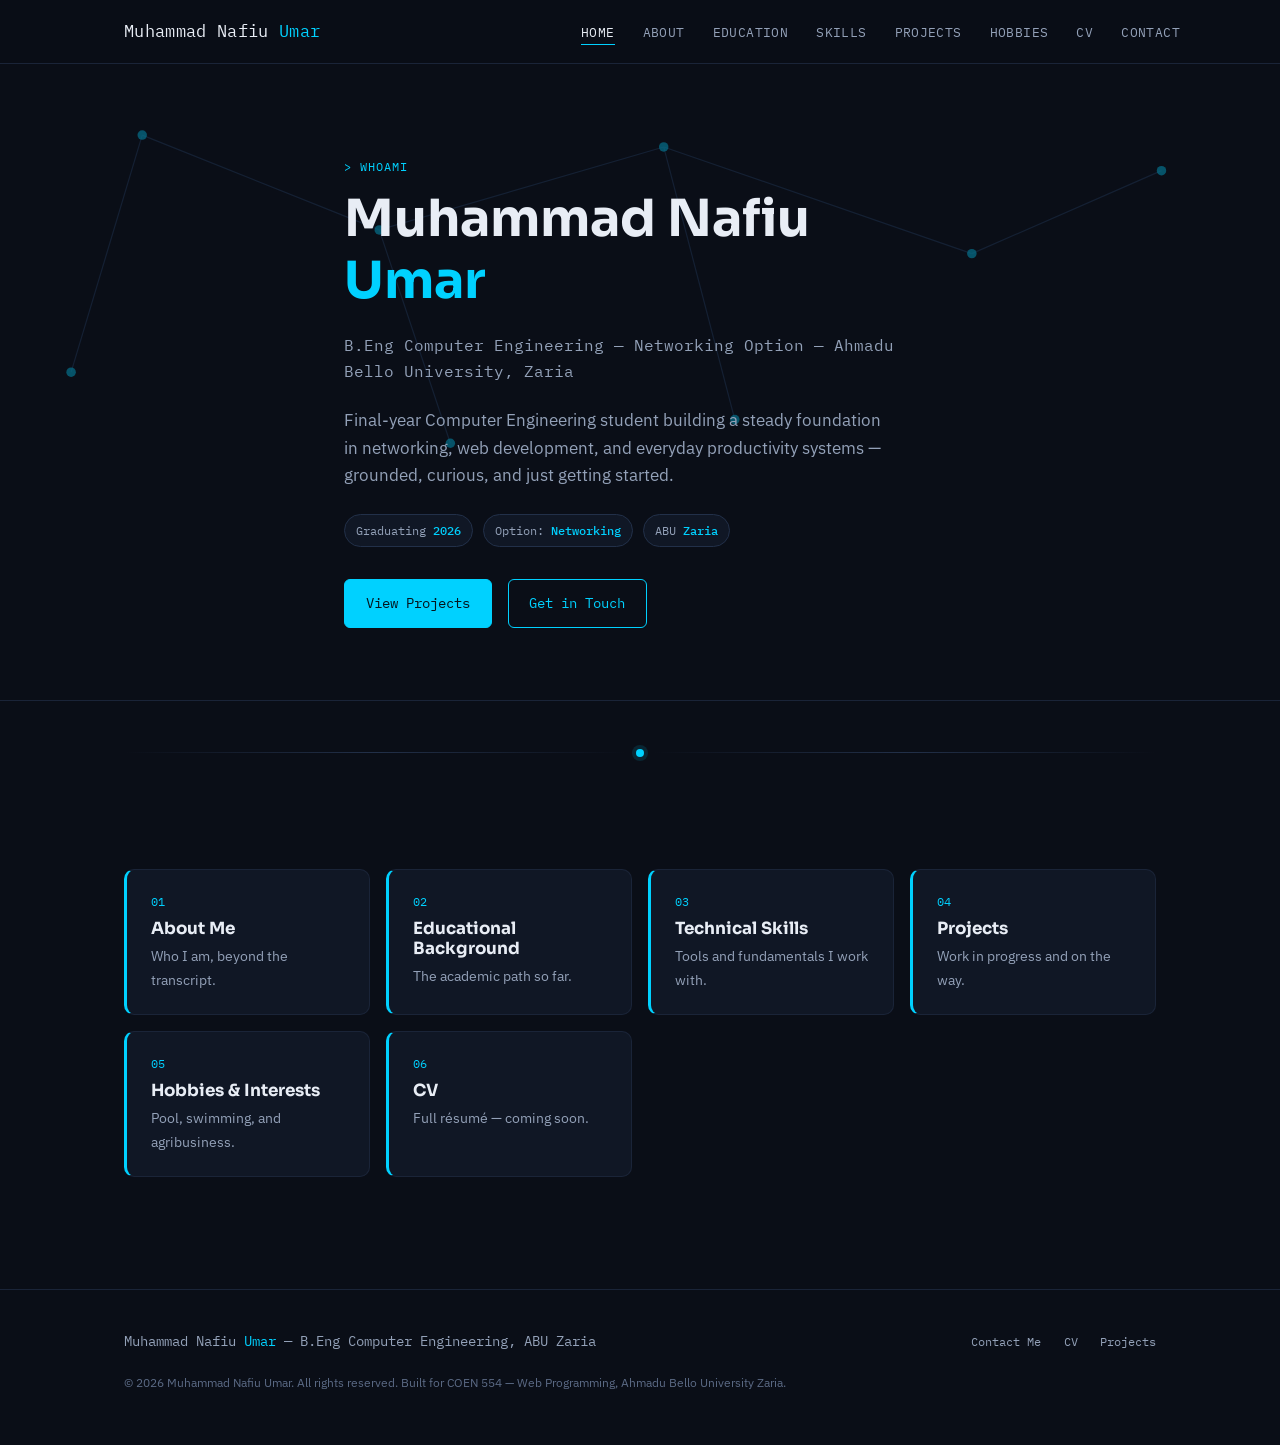
<file: index.html>
<!doctype html>
<html lang="en">
  <head>
    <meta charset="UTF-8" />
    <meta name="viewport" content="width=device-width, initial-scale=1.0" />
    <link rel="icon" type="image/png" href="assets/images/favicon.png" />
    <title>Muhammad Nafiu Umar — Portfolio</title>
    <meta
      name="description"
      content="Personal portfolio of Muhammad Nafiu Umar, B.Eng Computer Engineering student at ABU Zaria."
    />
    <link rel="preconnect" href="https://fonts.googleapis.com" />
    <link
      href="https://fonts.googleapis.com/css2?family=Sora:wght@400;600;700&family=IBM+Plex+Sans:wght@400;500;600&family=IBM+Plex+Mono:wght@400;500&display=swap"
      rel="stylesheet"
    />
    <link rel="stylesheet" href="assets/css/style.css" />
    <script type="application/ld+json">
      {
        "@context": "https://schema.org",
        "@type": "Person",
        "name": "Muhammad Nafiu Umar",
        "alternateName": "Mancii",
        "email": "mailto:muhammadnafiu556@gmail.com",
        "jobTitle": "Computer Engineering Student",
        "description": "Final-year B.Eng Computer Engineering student (Networking Option) at Ahmadu Bello University, Zaria.",
        "alumniOf": {
          "@type": "CollegeOrUniversity",
          "name": "Ahmadu Bello University, Zaria"
        },
        "knowsAbout": [
          "Computer Networking",
          "Web Development",
          "Productivity Tools",
          "Programming Fundamentals"
        ]
      }
    </script>
  </head>
  <body>
    <header class="site-header">
      <div class="wrap nav-bar">
        <a href="index.html" class="brand">Muhammad Nafiu <span>Umar</span></a>
        <input type="checkbox" id="nav-toggle" class="nav-toggle-input" />
        <label
          for="nav-toggle"
          class="nav-toggle-label"
          aria-label="Toggle navigation"
        >
          <span class="bar"></span><span class="bar"></span
          ><span class="bar"></span>
        </label>
        <nav class="main-nav" aria-label="Primary">
          <ul>
            <li>
              <a href="index.html" class="active" aria-current="page">Home</a>
            </li>
            <li><a href="about.html">About</a></li>
            <li><a href="education.html">Education</a></li>
            <li><a href="skills.html">Skills</a></li>
            <li><a href="projects.html">Projects</a></li>
            <li><a href="hobbies.html">Hobbies</a></li>
            <li><a href="cv.html" target="_blank" rel="noopener">CV</a></li>
            <li><a href="contact.html">Contact</a></li>
          </ul>
        </nav>
      </div>
    </header>
    <section class="hero">
      <svg
        class="net-bg"
        viewBox="0 0 1080 400"
        preserveAspectRatio="xMidYMid slice"
        aria-hidden="true"
      >
        <g stroke="#1f3350" stroke-width="1">
          <line x1="120" y1="60" x2="320" y2="140" />
          <line x1="320" y1="140" x2="560" y2="70" />
          <line x1="560" y1="70" x2="820" y2="160" />
          <line x1="320" y1="140" x2="380" y2="320" />
          <line x1="820" y1="160" x2="980" y2="90" />
          <line x1="560" y1="70" x2="620" y2="300" />
          <line x1="120" y1="60" x2="60" y2="260" />
        </g>
        <g fill="#00d1ff" opacity="0.7">
          <circle cx="120" cy="60" r="4" />
          <circle cx="320" cy="140" r="4" />
          <circle cx="560" cy="70" r="4" />
          <circle cx="820" cy="160" r="4" />
          <circle cx="380" cy="320" r="4" />
          <circle cx="980" cy="90" r="4" />
          <circle cx="620" cy="300" r="4" />
          <circle cx="60" cy="260" r="4" />
        </g>
      </svg>
      <div class="wrap hero-content">
        <span class="eyebrow">&gt; whoami</span>
        <h1>Muhammad Nafiu <span class="accent">Umar</span></h1>
        <p class="role">
          B.Eng Computer Engineering — Networking Option — Ahmadu Bello
          University, Zaria
        </p>
        <p class="lede">
          Final-year Computer Engineering student building a steady foundation
          in networking, web development, and everyday productivity systems —
          grounded, curious, and just getting started.
        </p>
        <div class="badge-row">
          <span class="badge">Graduating <strong>2026</strong></span>
          <span class="badge">Option: <strong>Networking</strong></span>
          <span class="badge">ABU <strong>Zaria</strong></span>
        </div>
        <div class="btn-row">
          <a href="projects.html" class="btn btn-primary">View Projects</a>
          <a href="contact.html" class="btn btn-ghost">Get in Touch</a>
        </div>
      </div>
    </section>

    <section class="wrap">
      <div class="node-rule"><span></span></div>
      <div class="quick-grid">
        <a class="quick-card" href="about.html">
          <span class="tag">01</span>
          <h3>About Me</h3>
          <p>Who I am, beyond the transcript.</p>
        </a>
        <a class="quick-card" href="education.html">
          <span class="tag">02</span>
          <h3>Educational Background</h3>
          <p>The academic path so far.</p>
        </a>
        <a class="quick-card" href="skills.html">
          <span class="tag">03</span>
          <h3>Technical Skills</h3>
          <p>Tools and fundamentals I work with.</p>
        </a>
        <a class="quick-card" href="projects.html">
          <span class="tag">04</span>
          <h3>Projects</h3>
          <p>Work in progress and on the way.</p>
        </a>
        <a class="quick-card" href="hobbies.html">
          <span class="tag">05</span>
          <h3>Hobbies &amp; Interests</h3>
          <p>Pool, swimming, and agribusiness.</p>
        </a>
        <a class="quick-card" href="cv.html" target="_blank" rel="noopener">
          <span class="tag">06</span>
          <h3>CV</h3>
          <p>Full résumé — coming soon.</p>
        </a>
      </div>
    </section>
    <footer class="site-footer">
      <div class="wrap">
        <div class="footer-grid">
          <div class="fbrand">
            Muhammad Nafiu <span>Umar</span> — B.Eng Computer Engineering, ABU
            Zaria
          </div>
          <nav class="footer-links" aria-label="Footer">
            <a href="contact.html">Contact Me</a>
            <a href="cv.html" target="_blank" rel="noopener">CV</a>
            <a href="projects.html">Projects</a>
          </nav>
        </div>
        <p class="footer-copy">
          &copy; 2026 Muhammad Nafiu Umar. All rights reserved. Built for COEN
          554 — Web Programming, Ahmadu Bello University Zaria.
        </p>
      </div>
    </footer>
  </body>
</html>
</file>
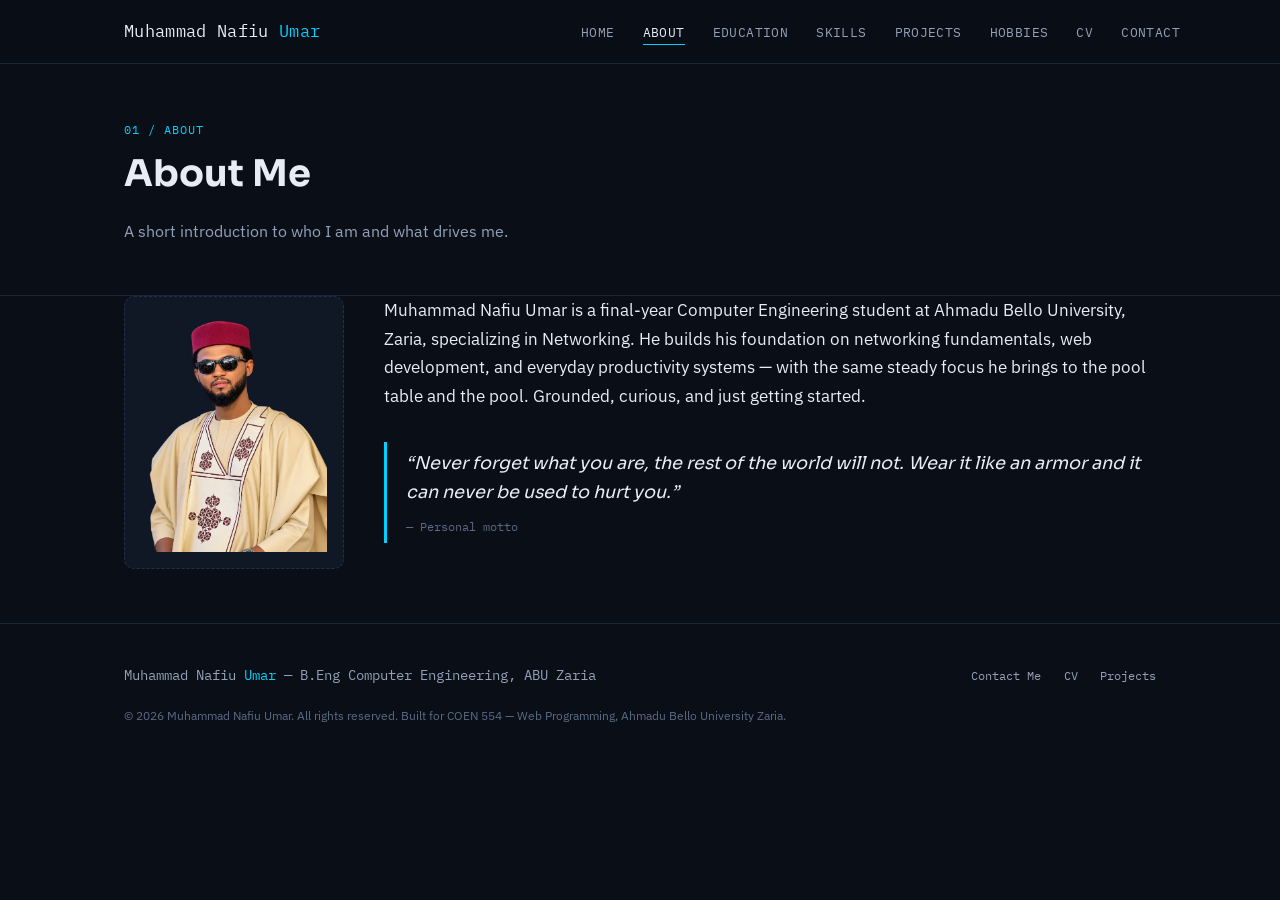
<file: about.html>
<!doctype html>
<html lang="en">
  <head>
    <meta charset="UTF-8" />
    <meta name="viewport" content="width=device-width, initial-scale=1.0" />
    <link rel="icon" type="image/png" href="assets/images/favicon.png" />
    <title>About Me — Muhammad Nafiu Umar</title>
    <meta
      name="description"
      content="About Muhammad Nafiu Umar, Computer Engineering student at ABU Zaria."
    />
    <link rel="preconnect" href="https://fonts.googleapis.com" />
    <link
      href="https://fonts.googleapis.com/css2?family=Sora:wght@400;600;700&family=IBM+Plex+Sans:wght@400;500;600&family=IBM+Plex+Mono:wght@400;500&display=swap"
      rel="stylesheet"
    />
    <link rel="stylesheet" href="assets/css/style.css" />
    <script type="application/ld+json">
      {
        "@context": "https://schema.org",
        "@type": "Person",
        "name": "Muhammad Nafiu Umar",
        "alternateName": "Mancii",
        "email": "mailto:muhammadnafiu556@gmail.com",
        "jobTitle": "Computer Engineering Student",
        "description": "Final-year B.Eng Computer Engineering student (Networking Option) at Ahmadu Bello University, Zaria.",
        "alumniOf": {
          "@type": "CollegeOrUniversity",
          "name": "Ahmadu Bello University, Zaria"
        },
        "knowsAbout": [
          "Computer Networking",
          "Web Development",
          "Productivity Tools",
          "Programming Fundamentals"
        ]
      }
    </script>
  </head>
  <body>
    <header class="site-header">
      <div class="wrap nav-bar">
        <a href="index.html" class="brand">Muhammad Nafiu <span>Umar</span></a>
        <input type="checkbox" id="nav-toggle" class="nav-toggle-input" />
        <label
          for="nav-toggle"
          class="nav-toggle-label"
          aria-label="Toggle navigation"
        >
          <span class="bar"></span><span class="bar"></span
          ><span class="bar"></span>
        </label>
        <nav class="main-nav" aria-label="Primary">
          <ul>
            <li><a href="index.html">Home</a></li>
            <li>
              <a href="about.html" class="active" aria-current="page">About</a>
            </li>
            <li><a href="education.html">Education</a></li>
            <li><a href="skills.html">Skills</a></li>
            <li><a href="projects.html">Projects</a></li>
            <li><a href="hobbies.html">Hobbies</a></li>
            <li><a href="cv.html" target="_blank" rel="noopener">CV</a></li>
            <li><a href="contact.html">Contact</a></li>
          </ul>
        </nav>
      </div>
    </header>
    <section class="page-banner">
      <div class="wrap">
        <span class="eyebrow">01 / About</span>
        <h1>About Me</h1>
        <p class="sub">A short introduction to who I am and what drives me.</p>
      </div>
    </section>
    <section class="wrap">
      <div class="about-layout">
        <div class="avatar-placeholder">
          <img
            src="assets/images/photo.png"
            alt="Muhammad Nafiu Umar"
            class="avatar"
          />
        </div>
        <div>
          <p style="font-size: 1.08rem; color: var(--text)">
            Muhammad Nafiu Umar is a final-year Computer Engineering student at
            Ahmadu Bello University, Zaria, specializing in Networking. He
            builds his foundation on networking fundamentals, web development,
            and everyday productivity systems — with the same steady focus he
            brings to the pool table and the pool. Grounded, curious, and just
            getting started.
          </p>
          <blockquote class="pull-quote">
            &ldquo;Never forget what you are, the rest of the world will not.
            Wear it like an armor and it can never be used to hurt you.&rdquo;
            <cite>— Personal motto</cite>
          </blockquote>
        </div>
      </div>
    </section>
    <footer class="site-footer">
      <div class="wrap">
        <div class="footer-grid">
          <div class="fbrand">
            Muhammad Nafiu <span>Umar</span> — B.Eng Computer Engineering, ABU
            Zaria
          </div>
          <nav class="footer-links" aria-label="Footer">
            <a href="contact.html">Contact Me</a>
            <a href="cv.html" target="_blank" rel="noopener">CV</a>
            <a href="projects.html">Projects</a>
          </nav>
        </div>
        <p class="footer-copy">
          &copy; 2026 Muhammad Nafiu Umar. All rights reserved. Built for COEN
          554 — Web Programming, Ahmadu Bello University Zaria.
        </p>
      </div>
    </footer>
  </body>
</html>
</file>
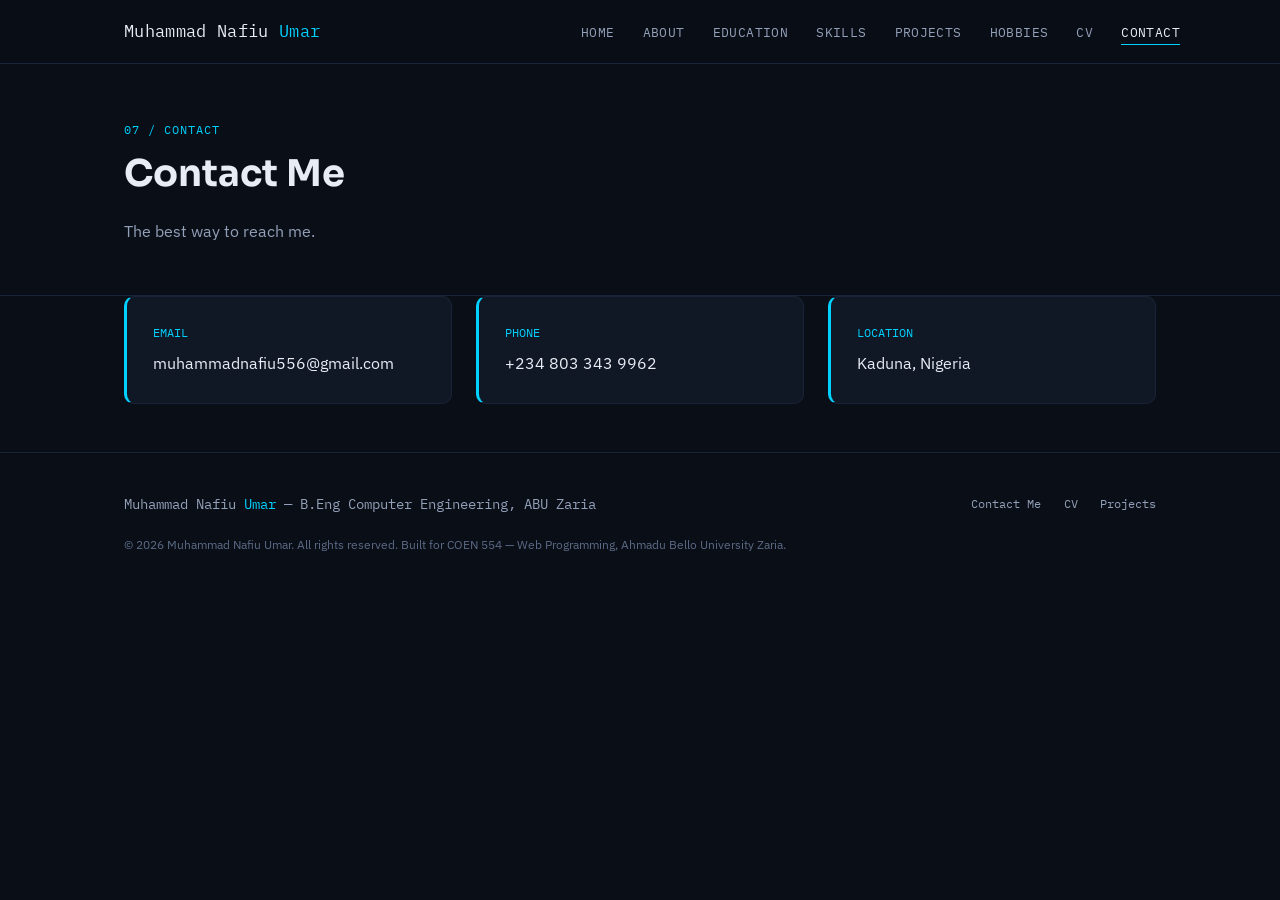
<file: contact.html>
<!doctype html>
<html lang="en">
  <head>
    <meta charset="UTF-8" />
    <meta name="viewport" content="width=device-width, initial-scale=1.0" />
    <link rel="icon" type="image/png" href="assets/images/favicon.png" />
    <title>Contact — Muhammad Nafiu Umar</title>
    <meta
      name="description"
      content="Contact details for Muhammad Nafiu Umar."
    />
    <link rel="preconnect" href="https://fonts.googleapis.com" />
    <link
      href="https://fonts.googleapis.com/css2?family=Sora:wght@400;600;700&family=IBM+Plex+Sans:wght@400;500;600&family=IBM+Plex+Mono:wght@400;500&display=swap"
      rel="stylesheet"
    />
    <link rel="stylesheet" href="assets/css/style.css" />
    <script type="application/ld+json">
      {
        "@context": "https://schema.org",
        "@type": "Person",
        "name": "Muhammad Nafiu Umar",
        "alternateName": "Mancii",
        "email": "mailto:muhammadnafiu556@gmail.com",
        "jobTitle": "Computer Engineering Student",
        "description": "Final-year B.Eng Computer Engineering student (Networking Option) at Ahmadu Bello University, Zaria.",
        "alumniOf": {
          "@type": "CollegeOrUniversity",
          "name": "Ahmadu Bello University, Zaria"
        },
        "knowsAbout": [
          "Computer Networking",
          "Web Development",
          "Productivity Tools",
          "Programming Fundamentals"
        ]
      }
    </script>
  </head>
  <body>
    <header class="site-header">
      <div class="wrap nav-bar">
        <a href="index.html" class="brand">Muhammad Nafiu <span>Umar</span></a>
        <input type="checkbox" id="nav-toggle" class="nav-toggle-input" />
        <label
          for="nav-toggle"
          class="nav-toggle-label"
          aria-label="Toggle navigation"
        >
          <span class="bar"></span><span class="bar"></span
          ><span class="bar"></span>
        </label>
        <nav class="main-nav" aria-label="Primary">
          <ul>
            <li><a href="index.html">Home</a></li>
            <li><a href="about.html">About</a></li>
            <li><a href="education.html">Education</a></li>
            <li><a href="skills.html">Skills</a></li>
            <li><a href="projects.html">Projects</a></li>
            <li><a href="hobbies.html">Hobbies</a></li>
            <li><a href="cv.html" target="_blank" rel="noopener">CV</a></li>
            <li>
              <a href="contact.html" class="active" aria-current="page"
                >Contact</a
              >
            </li>
          </ul>
        </nav>
      </div>
    </header>
    <section class="page-banner">
      <div class="wrap">
        <span class="eyebrow">07 / Contact</span>
        <h1>Contact Me</h1>
        <p class="sub">The best way to reach me.</p>
      </div>
    </section>
    <section class="wrap">
      <div class="contact-panel">
        <div class="contact-card">
          <span class="label">Email</span>
          <a href="mailto:muhammadnafiu556@gmail.com"
            >muhammadnafiu556@gmail.com</a
          >
        </div>
        <div class="contact-card">
          <span class="label">Phone</span>
          <a href="tel:+2348033439962">+234 803 343 9962</a>
        </div>
        <div class="contact-card">
          <span class="label">Location</span>
          <span class="value">Kaduna, Nigeria</span>
        </div>
      </div>
    </section>
    <footer class="site-footer">
      <div class="wrap">
        <div class="footer-grid">
          <div class="fbrand">
            Muhammad Nafiu <span>Umar</span> — B.Eng Computer Engineering, ABU
            Zaria
          </div>
          <nav class="footer-links" aria-label="Footer">
            <a href="contact.html">Contact Me</a>
            <a href="cv.html" target="_blank" rel="noopener">CV</a>
            <a href="projects.html">Projects</a>
          </nav>
        </div>
        <p class="footer-copy">
          &copy; 2026 Muhammad Nafiu Umar. All rights reserved. Built for COEN
          554 — Web Programming, Ahmadu Bello University Zaria.
        </p>
      </div>
    </footer>
  </body>
</html>
</file>
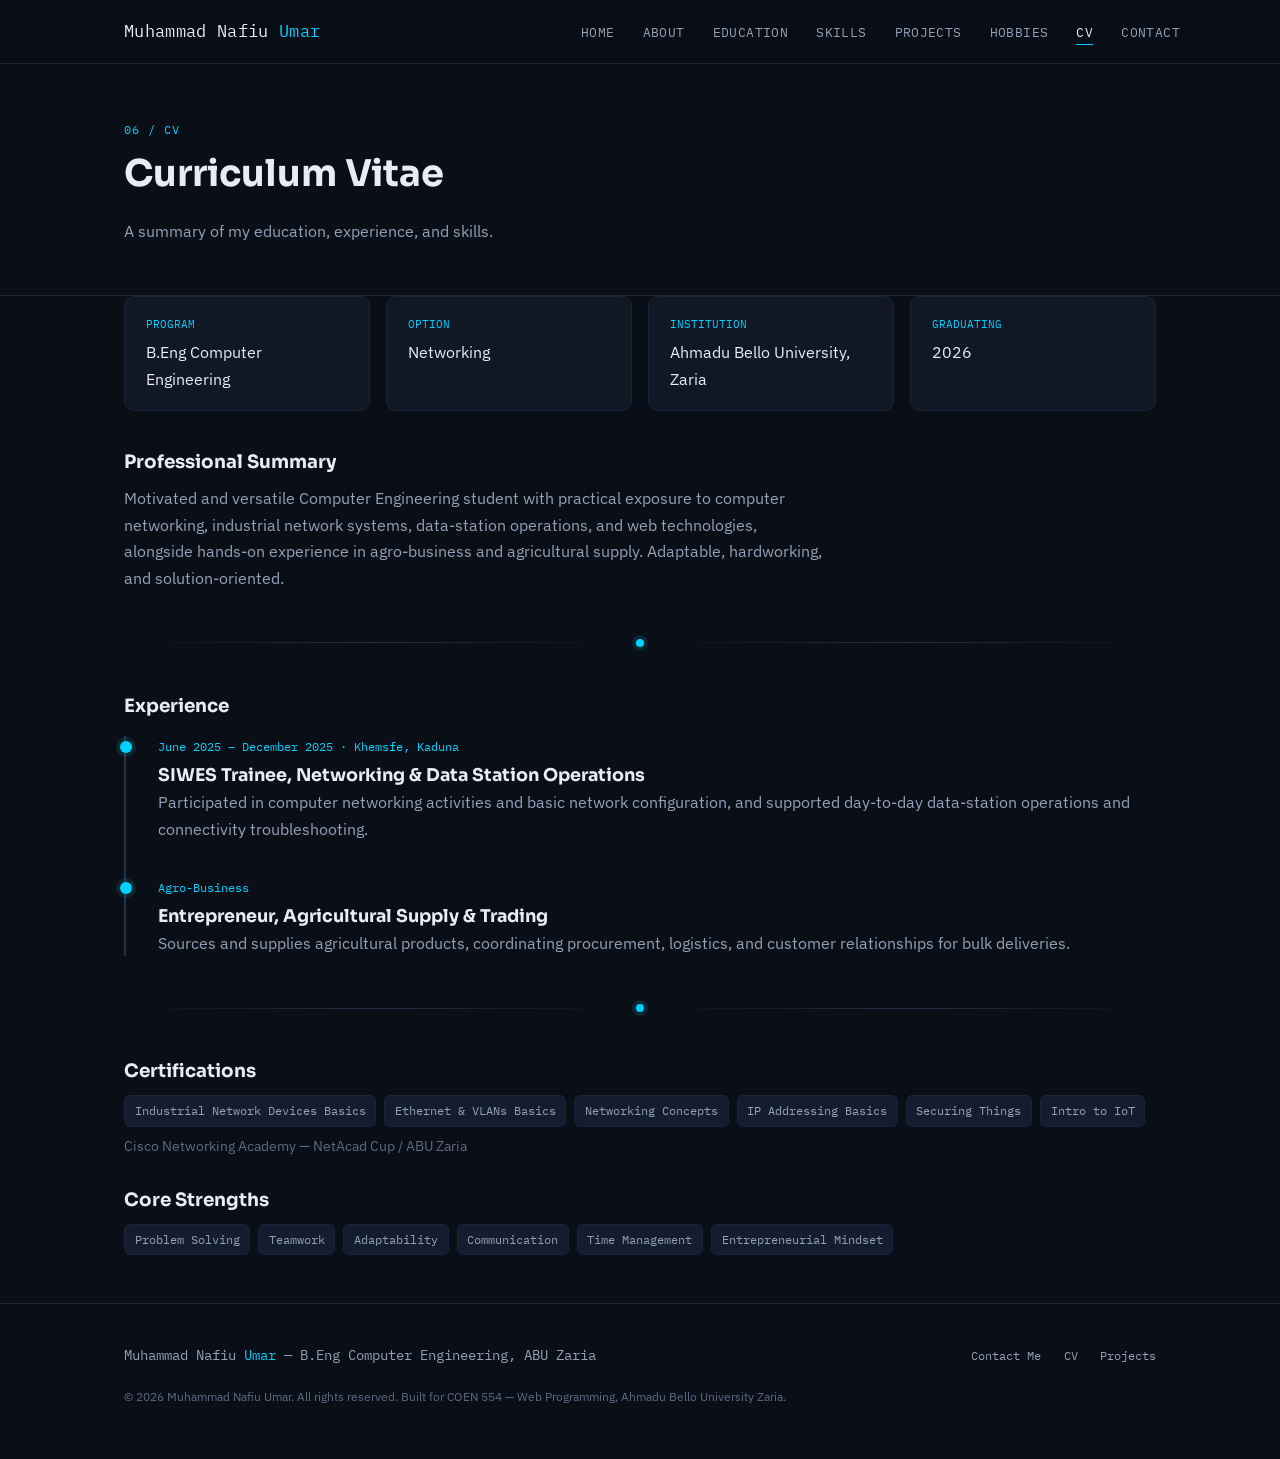
<file: cv.html>
<!doctype html>
<html lang="en">
  <head>
    <meta charset="UTF-8" />
    <meta name="viewport" content="width=device-width, initial-scale=1.0" />
    <link rel="icon" type="image/png" href="assets/images/favicon.png" />
    <title>CV — Muhammad Nafiu Umar</title>
    <meta
      name="description"
      content="Curriculum vitae of Muhammad Nafiu Umar."
    />
    <link rel="preconnect" href="https://fonts.googleapis.com" />
    <link
      href="https://fonts.googleapis.com/css2?family=Sora:wght@400;600;700&family=IBM+Plex+Sans:wght@400;500;600&family=IBM+Plex+Mono:wght@400;500&display=swap"
      rel="stylesheet"
    />
    <link rel="stylesheet" href="assets/css/style.css" />
    <script type="application/ld+json">
      {
        "@context": "https://schema.org",
        "@type": "Person",
        "name": "Muhammad Nafiu Umar",
        "alternateName": "Mancii",
        "email": "mailto:muhammadnafiu556@gmail.com",
        "jobTitle": "Computer Engineering Student",
        "description": "Final-year B.Eng Computer Engineering student (Networking Option) at Ahmadu Bello University, Zaria.",
        "alumniOf": {
          "@type": "CollegeOrUniversity",
          "name": "Ahmadu Bello University, Zaria"
        },
        "knowsAbout": [
          "Computer Networking",
          "Web Development",
          "Productivity Tools",
          "Programming Fundamentals"
        ]
      }
    </script>
  </head>
  <body>
    <header class="site-header">
      <div class="wrap nav-bar">
        <a href="index.html" class="brand">Muhammad Nafiu <span>Umar</span></a>
        <input type="checkbox" id="nav-toggle" class="nav-toggle-input" />
        <label
          for="nav-toggle"
          class="nav-toggle-label"
          aria-label="Toggle navigation"
        >
          <span class="bar"></span><span class="bar"></span
          ><span class="bar"></span>
        </label>
        <nav class="main-nav" aria-label="Primary">
          <ul>
            <li><a href="index.html">Home</a></li>
            <li><a href="about.html">About</a></li>
            <li><a href="education.html">Education</a></li>
            <li><a href="skills.html">Skills</a></li>
            <li><a href="projects.html">Projects</a></li>
            <li><a href="hobbies.html">Hobbies</a></li>
            <li>
              <a
                href="cv.html"
                class="active"
                aria-current="page"
                target="_blank"
                rel="noopener"
                >CV</a
              >
            </li>
            <li><a href="contact.html">Contact</a></li>
          </ul>
        </nav>
      </div>
    </header>
    <section class="page-banner">
      <div class="wrap">
        <span class="eyebrow">06 / CV</span>
        <h1>Curriculum Vitae</h1>
        <p class="sub">A summary of my education, experience, and skills.</p>
      </div>
    </section>
    <section class="wrap">
      <div class="cv-summary">
        <div class="item">
          <span class="label">Program</span>B.Eng Computer Engineering
        </div>
        <div class="item"><span class="label">Option</span>Networking</div>
        <div class="item">
          <span class="label">Institution</span>Ahmadu Bello University, Zaria
        </div>
        <div class="item"><span class="label">Graduating</span>2026</div>
      </div>

      <h2 style="font-size: 1.15rem; margin-bottom: 0.8rem">
        Professional Summary
      </h2>
      <p style="max-width: 70ch">
        Motivated and versatile Computer Engineering student with practical
        exposure to computer networking, industrial network systems,
        data-station operations, and web technologies, alongside hands-on
        experience in agro-business and agricultural supply. Adaptable,
        hardworking, and solution-oriented.
      </p>

      <div class="node-rule"><span></span></div>

      <h2 style="font-size: 1.15rem; margin-bottom: 1.2rem">Experience</h2>
      <div class="timeline">
        <div class="timeline-item">
          <span class="meta"
            >June 2025 &ndash; December 2025 &middot; Khemsfe, Kaduna</span
          >
          <h3>SIWES Trainee, Networking &amp; Data Station Operations</h3>
          <p>
            Participated in computer networking activities and basic network
            configuration, and supported day-to-day data-station operations and
            connectivity troubleshooting.
          </p>
        </div>
        <div class="timeline-item">
          <span class="meta">Agro-Business</span>
          <h3>Entrepreneur, Agricultural Supply &amp; Trading</h3>
          <p>
            Sources and supplies agricultural products, coordinating
            procurement, logistics, and customer relationships for bulk
            deliveries.
          </p>
        </div>
      </div>

      <div class="node-rule"><span></span></div>

      <h2 style="font-size: 1.15rem; margin-bottom: 0.8rem">Certifications</h2>
      <div class="skill-tags" style="margin-bottom: 2rem">
        <span>Industrial Network Devices Basics</span
        ><span>Ethernet &amp; VLANs Basics</span><span>Networking Concepts</span
        ><span>IP Addressing Basics</span><span>Securing Things</span
        ><span>Intro to IoT</span>
      </div>
      <p
        style="
          font-size: 0.85rem;
          color: var(--text-faint);
          margin-top: -1.5rem;
        "
      >
        Cisco Networking Academy &mdash; NetAcad Cup / ABU Zaria
      </p>

      <h2 style="font-size: 1.15rem; margin: 2rem 0 0.8rem">Core Strengths</h2>
      <div class="skill-tags">
        <span>Problem Solving</span><span>Teamwork</span
        ><span>Adaptability</span><span>Communication</span
        ><span>Time Management</span><span>Entrepreneurial Mindset</span>
      </div>
    </section>
    <footer class="site-footer">
      <div class="wrap">
        <div class="footer-grid">
          <div class="fbrand">
            Muhammad Nafiu <span>Umar</span> — B.Eng Computer Engineering, ABU
            Zaria
          </div>
          <nav class="footer-links" aria-label="Footer">
            <a href="contact.html">Contact Me</a>
            <a href="cv.html" target="_blank" rel="noopener">CV</a>
            <a href="projects.html">Projects</a>
          </nav>
        </div>
        <p class="footer-copy">
          &copy; 2026 Muhammad Nafiu Umar. All rights reserved. Built for COEN
          554 — Web Programming, Ahmadu Bello University Zaria.
        </p>
      </div>
    </footer>
  </body>
</html>
</file>
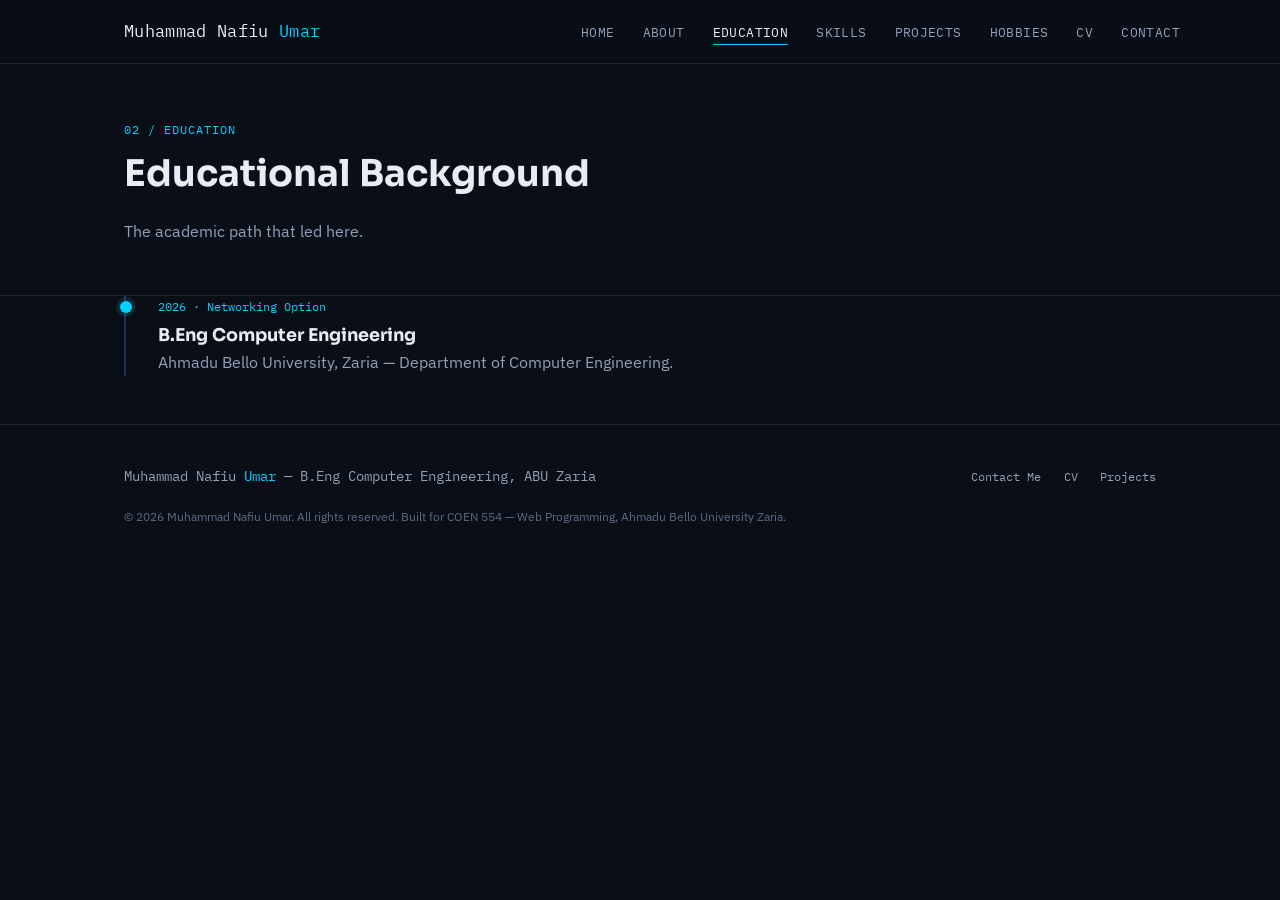
<file: education.html>
<!doctype html>
<html lang="en">
  <head>
    <meta charset="UTF-8" />
    <meta name="viewport" content="width=device-width, initial-scale=1.0" />
    <link rel="icon" type="image/png" href="assets/images/favicon.png" />
    <title>Educational Background — Muhammad Nafiu Umar</title>
    <meta
      name="description"
      content="Educational background of Muhammad Nafiu Umar."
    />
    <link rel="preconnect" href="https://fonts.googleapis.com" />
    <link
      href="https://fonts.googleapis.com/css2?family=Sora:wght@400;600;700&family=IBM+Plex+Sans:wght@400;500;600&family=IBM+Plex+Mono:wght@400;500&display=swap"
      rel="stylesheet"
    />
    <link rel="stylesheet" href="assets/css/style.css" />
    <script type="application/ld+json">
      {
        "@context": "https://schema.org",
        "@type": "Person",
        "name": "Muhammad Nafiu Umar",
        "alternateName": "Mancii",
        "email": "mailto:muhammadnafiu556@gmail.com",
        "jobTitle": "Computer Engineering Student",
        "description": "Final-year B.Eng Computer Engineering student (Networking Option) at Ahmadu Bello University, Zaria.",
        "alumniOf": {
          "@type": "CollegeOrUniversity",
          "name": "Ahmadu Bello University, Zaria"
        },
        "knowsAbout": [
          "Computer Networking",
          "Web Development",
          "Productivity Tools",
          "Programming Fundamentals"
        ]
      }
    </script>
  </head>
  <body>
    <header class="site-header">
      <div class="wrap nav-bar">
        <a href="index.html" class="brand">Muhammad Nafiu <span>Umar</span></a>
        <input type="checkbox" id="nav-toggle" class="nav-toggle-input" />
        <label
          for="nav-toggle"
          class="nav-toggle-label"
          aria-label="Toggle navigation"
        >
          <span class="bar"></span><span class="bar"></span
          ><span class="bar"></span>
        </label>
        <nav class="main-nav" aria-label="Primary">
          <ul>
            <li><a href="index.html">Home</a></li>
            <li><a href="about.html">About</a></li>
            <li>
              <a href="education.html" class="active" aria-current="page"
                >Education</a
              >
            </li>
            <li><a href="skills.html">Skills</a></li>
            <li><a href="projects.html">Projects</a></li>
            <li><a href="hobbies.html">Hobbies</a></li>
            <li><a href="cv.html" target="_blank" rel="noopener">CV</a></li>
            <li><a href="contact.html">Contact</a></li>
          </ul>
        </nav>
      </div>
    </header>
    <section class="page-banner">
      <div class="wrap">
        <span class="eyebrow">02 / Education</span>
        <h1>Educational Background</h1>
        <p class="sub">The academic path that led here.</p>
      </div>
    </section>
    <section class="wrap">
      <div class="timeline">
        <div class="timeline-item">
          <span class="meta">2026 &middot; Networking Option</span>
          <h3>B.Eng Computer Engineering</h3>
          <p>
            Ahmadu Bello University, Zaria &mdash; Department of Computer
            Engineering.
          </p>
        </div>
      </div>
    </section>
    <footer class="site-footer">
      <div class="wrap">
        <div class="footer-grid">
          <div class="fbrand">
            Muhammad Nafiu <span>Umar</span> — B.Eng Computer Engineering, ABU
            Zaria
          </div>
          <nav class="footer-links" aria-label="Footer">
            <a href="contact.html">Contact Me</a>
            <a href="cv.html" target="_blank" rel="noopener">CV</a>
            <a href="projects.html">Projects</a>
          </nav>
        </div>
        <p class="footer-copy">
          &copy; 2026 Muhammad Nafiu Umar. All rights reserved. Built for COEN
          554 — Web Programming, Ahmadu Bello University Zaria.
        </p>
      </div>
    </footer>
  </body>
</html>
</file>
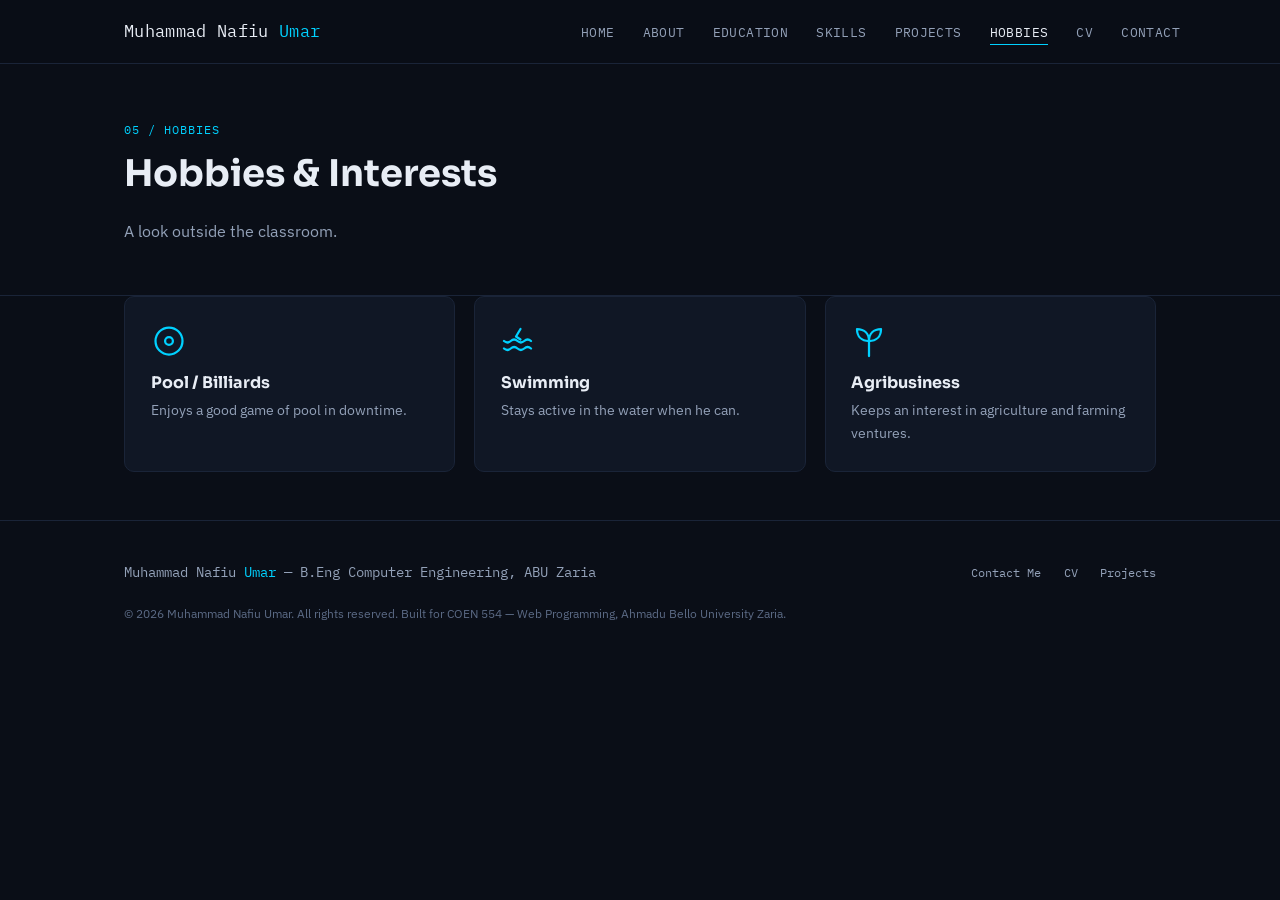
<file: hobbies.html>
<!doctype html>
<html lang="en">
  <head>
    <meta charset="UTF-8" />
    <meta name="viewport" content="width=device-width, initial-scale=1.0" />
    <link rel="icon" type="image/png" href="assets/images/favicon.png" />
    <title>Hobbies & Interests — Muhammad Nafiu Umar</title>
    <meta
      name="description"
      content="Hobbies and interests of Muhammad Nafiu Umar."
    />
    <link rel="preconnect" href="https://fonts.googleapis.com" />
    <link
      href="https://fonts.googleapis.com/css2?family=Sora:wght@400;600;700&family=IBM+Plex+Sans:wght@400;500;600&family=IBM+Plex+Mono:wght@400;500&display=swap"
      rel="stylesheet"
    />
    <link rel="stylesheet" href="assets/css/style.css" />
    <script type="application/ld+json">
      {
        "@context": "https://schema.org",
        "@type": "Person",
        "name": "Muhammad Nafiu Umar",
        "alternateName": "Mancii",
        "email": "mailto:muhammadnafiu556@gmail.com",
        "jobTitle": "Computer Engineering Student",
        "description": "Final-year B.Eng Computer Engineering student (Networking Option) at Ahmadu Bello University, Zaria.",
        "alumniOf": {
          "@type": "CollegeOrUniversity",
          "name": "Ahmadu Bello University, Zaria"
        },
        "knowsAbout": [
          "Computer Networking",
          "Web Development",
          "Productivity Tools",
          "Programming Fundamentals"
        ]
      }
    </script>
  </head>
  <body>
    <header class="site-header">
      <div class="wrap nav-bar">
        <a href="index.html" class="brand">Muhammad Nafiu <span>Umar</span></a>
        <input type="checkbox" id="nav-toggle" class="nav-toggle-input" />
        <label
          for="nav-toggle"
          class="nav-toggle-label"
          aria-label="Toggle navigation"
        >
          <span class="bar"></span><span class="bar"></span
          ><span class="bar"></span>
        </label>
        <nav class="main-nav" aria-label="Primary">
          <ul>
            <li><a href="index.html">Home</a></li>
            <li><a href="about.html">About</a></li>
            <li><a href="education.html">Education</a></li>
            <li><a href="skills.html">Skills</a></li>
            <li><a href="projects.html">Projects</a></li>
            <li>
              <a href="hobbies.html" class="active" aria-current="page"
                >Hobbies</a
              >
            </li>
            <li><a href="cv.html" target="_blank" rel="noopener">CV</a></li>
            <li><a href="contact.html">Contact</a></li>
          </ul>
        </nav>
      </div>
    </header>
    <section class="page-banner">
      <div class="wrap">
        <span class="eyebrow">05 / Hobbies</span>
        <h1>Hobbies &amp; Interests</h1>
        <p class="sub">A look outside the classroom.</p>
      </div>
    </section>
    <section class="wrap">
      <div class="hobby-grid">
        <div class="hobby-card">
          <div class="icon">
            <svg
              viewBox="0 0 24 24"
              fill="none"
              stroke-width="1.5"
              stroke-linecap="round"
              stroke-linejoin="round"
            >
              <circle cx="12" cy="12" r="9"></circle>
              <circle cx="12" cy="12" r="2.6"></circle>
            </svg>
          </div>
          <h3>Pool / Billiards</h3>
          <p>Enjoys a good game of pool in downtime.</p>
        </div>
        <div class="hobby-card">
          <div class="icon">
            <svg
              viewBox="0 0 24 24"
              fill="none"
              stroke-width="1.5"
              stroke-linecap="round"
              stroke-linejoin="round"
            >
              <path
                d="M2 17c1.5 1.3 3 1.3 4.5 0s3-1.3 4.5 0 3 1.3 4.5 0 3-1.3 4.5 0"
              ></path>
              <path
                d="M2 12c1.5 1.3 3 1.3 4.5 0s3-1.3 4.5 0 3 1.3 4.5 0 3-1.3 4.5 0"
              ></path>
              <path d="M13 4l-3 5 3 2"></path>
            </svg>
          </div>
          <h3>Swimming</h3>
          <p>Stays active in the water when he can.</p>
        </div>
        <div class="hobby-card">
          <div class="icon">
            <svg
              viewBox="0 0 24 24"
              fill="none"
              stroke-width="1.5"
              stroke-linecap="round"
              stroke-linejoin="round"
            >
              <path d="M12 22V12"></path>
              <path d="M12 12C7 12 4 9 4 4c5 0 8 3 8 8z"></path>
              <path d="M12 12c5 0 8-3 8-8-5 0-8 3-8 8z"></path>
            </svg>
          </div>
          <h3>Agribusiness</h3>
          <p>Keeps an interest in agriculture and farming ventures.</p>
        </div>
      </div>
    </section>
    <footer class="site-footer">
      <div class="wrap">
        <div class="footer-grid">
          <div class="fbrand">
            Muhammad Nafiu <span>Umar</span> — B.Eng Computer Engineering, ABU
            Zaria
          </div>
          <nav class="footer-links" aria-label="Footer">
            <a href="contact.html">Contact Me</a>
            <a href="cv.html" target="_blank" rel="noopener">CV</a>
            <a href="projects.html">Projects</a>
          </nav>
        </div>
        <p class="footer-copy">
          &copy; 2026 Muhammad Nafiu Umar. All rights reserved. Built for COEN
          554 — Web Programming, Ahmadu Bello University Zaria.
        </p>
      </div>
    </footer>
  </body>
</html>
</file>
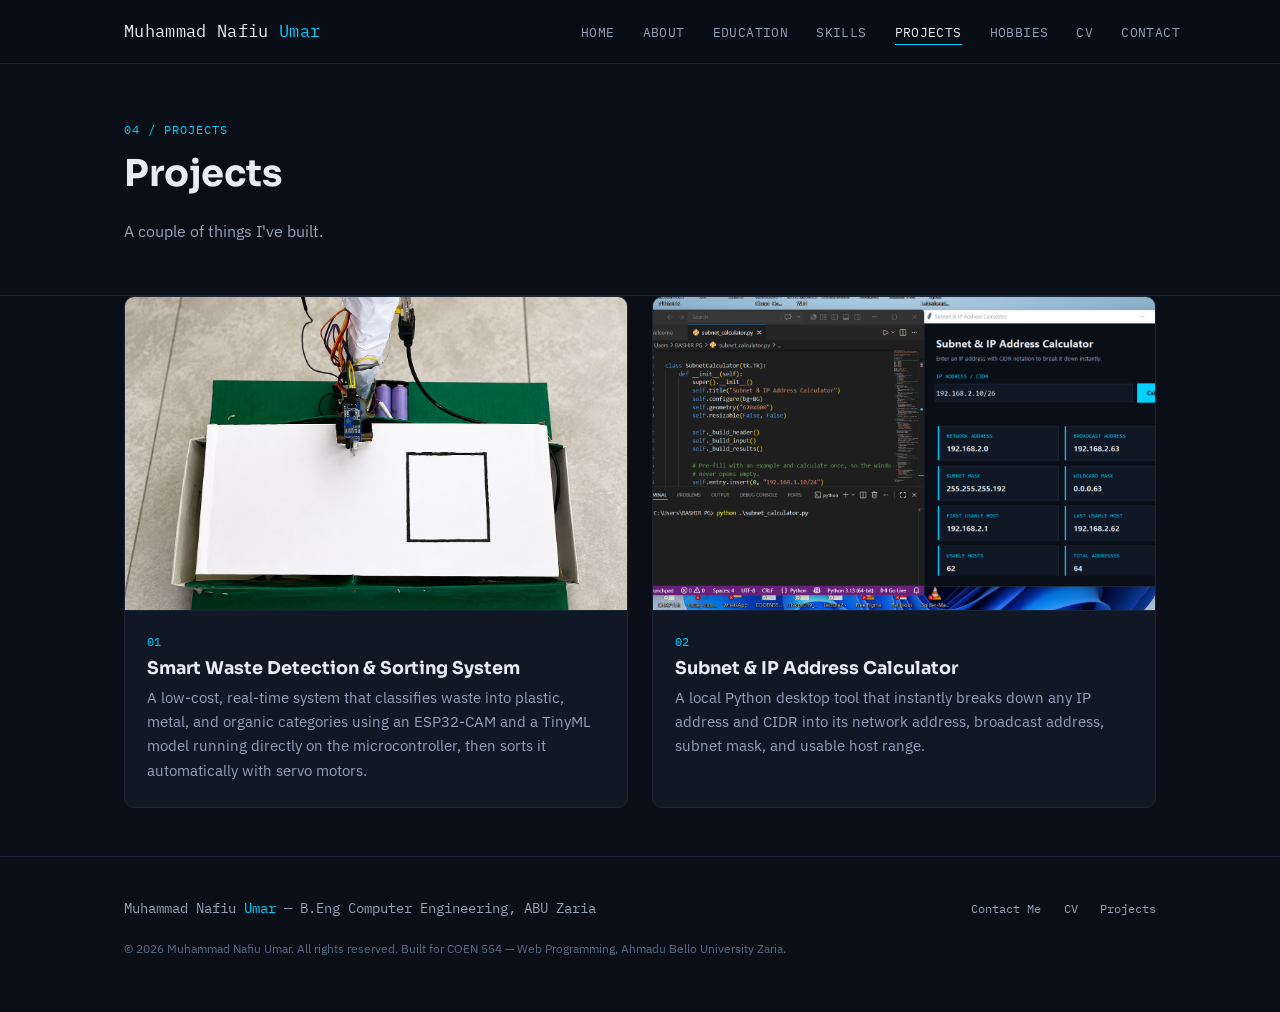
<file: projects.html>
<!doctype html>
<html lang="en">
  <head>
    <meta charset="UTF-8" />
    <meta name="viewport" content="width=device-width, initial-scale=1.0" />
    <link rel="icon" type="image/png" href="assets/images/favicon.png" />
    <title>Projects — Muhammad Nafiu Umar</title>
    <meta name="description" content="Projects by Muhammad Nafiu Umar." />
    <link rel="preconnect" href="https://fonts.googleapis.com" />
    <link
      href="https://fonts.googleapis.com/css2?family=Sora:wght@400;600;700&family=IBM+Plex+Sans:wght@400;500;600&family=IBM+Plex+Mono:wght@400;500&display=swap"
      rel="stylesheet"
    />
    <link rel="stylesheet" href="assets/css/style.css" />
    <script type="application/ld+json">
      {
        "@context": "https://schema.org",
        "@type": "Person",
        "name": "Muhammad Nafiu Umar",
        "alternateName": "Mancii",
        "email": "mailto:muhammadnafiu556@gmail.com",
        "jobTitle": "Computer Engineering Student",
        "description": "Final-year B.Eng Computer Engineering student (Networking Option) at Ahmadu Bello University, Zaria.",
        "alumniOf": {
          "@type": "CollegeOrUniversity",
          "name": "Ahmadu Bello University, Zaria"
        },
        "knowsAbout": [
          "Computer Networking",
          "Web Development",
          "Productivity Tools",
          "Programming Fundamentals"
        ]
      }
    </script>
  </head>
  <body>
    <header class="site-header">
      <div class="wrap nav-bar">
        <a href="index.html" class="brand">Muhammad Nafiu <span>Umar</span></a>
        <input type="checkbox" id="nav-toggle" class="nav-toggle-input" />
        <label
          for="nav-toggle"
          class="nav-toggle-label"
          aria-label="Toggle navigation"
        >
          <span class="bar"></span><span class="bar"></span
          ><span class="bar"></span>
        </label>
        <nav class="main-nav" aria-label="Primary">
          <ul>
            <li><a href="index.html">Home</a></li>
            <li><a href="about.html">About</a></li>
            <li><a href="education.html">Education</a></li>
            <li><a href="skills.html">Skills</a></li>
            <li>
              <a href="projects.html" class="active" aria-current="page"
                >Projects</a
              >
            </li>
            <li><a href="hobbies.html">Hobbies</a></li>
            <li><a href="cv.html" target="_blank" rel="noopener">CV</a></li>
            <li><a href="contact.html">Contact</a></li>
          </ul>
        </nav>
      </div>
    </header>
    <section class="page-banner">
      <div class="wrap">
        <span class="eyebrow">04 / Projects</span>
        <h1>Projects</h1>
        <p class="sub">A couple of things I've built.</p>
      </div>
    </section>
    <section class="wrap">
      <div class="project-grid">
        <article class="project-card">
          <div class="project-thumb">
            <img
              src="assets/images/project-1-waste-detection.png"
              alt="Smart Waste Detection and Sorting System"
            />
          </div>
          <div class="project-body">
            <span class="num">01</span>
            <h3>Smart Waste Detection &amp; Sorting System</h3>
            <p>
              A low-cost, real-time system that classifies waste into plastic,
              metal, and organic categories using an ESP32-CAM and a TinyML
              model running directly on the microcontroller, then sorts it
              automatically with servo motors.
            </p>
          </div>
        </article>
        <article class="project-card">
          <div class="project-thumb">
            <img
              src="assets/images/project-2-subnet-calculator.png"
              alt="Subnet and IP Address Calculator"
            />
          </div>
          <div class="project-body">
            <span class="num">02</span>
            <h3>Subnet &amp; IP Address Calculator</h3>
            <p>
              A local Python desktop tool that instantly breaks down any IP
              address and CIDR into its network address, broadcast address,
              subnet mask, and usable host range.
            </p>
          </div>
        </article>
      </div>
    </section>
    <footer class="site-footer">
      <div class="wrap">
        <div class="footer-grid">
          <div class="fbrand">
            Muhammad Nafiu <span>Umar</span> — B.Eng Computer Engineering, ABU
            Zaria
          </div>
          <nav class="footer-links" aria-label="Footer">
            <a href="contact.html">Contact Me</a>
            <a href="cv.html" target="_blank" rel="noopener">CV</a>
            <a href="projects.html">Projects</a>
          </nav>
        </div>
        <p class="footer-copy">
          &copy; 2026 Muhammad Nafiu Umar. All rights reserved. Built for COEN
          554 — Web Programming, Ahmadu Bello University Zaria.
        </p>
      </div>
    </footer>
  </body>
</html>
</file>
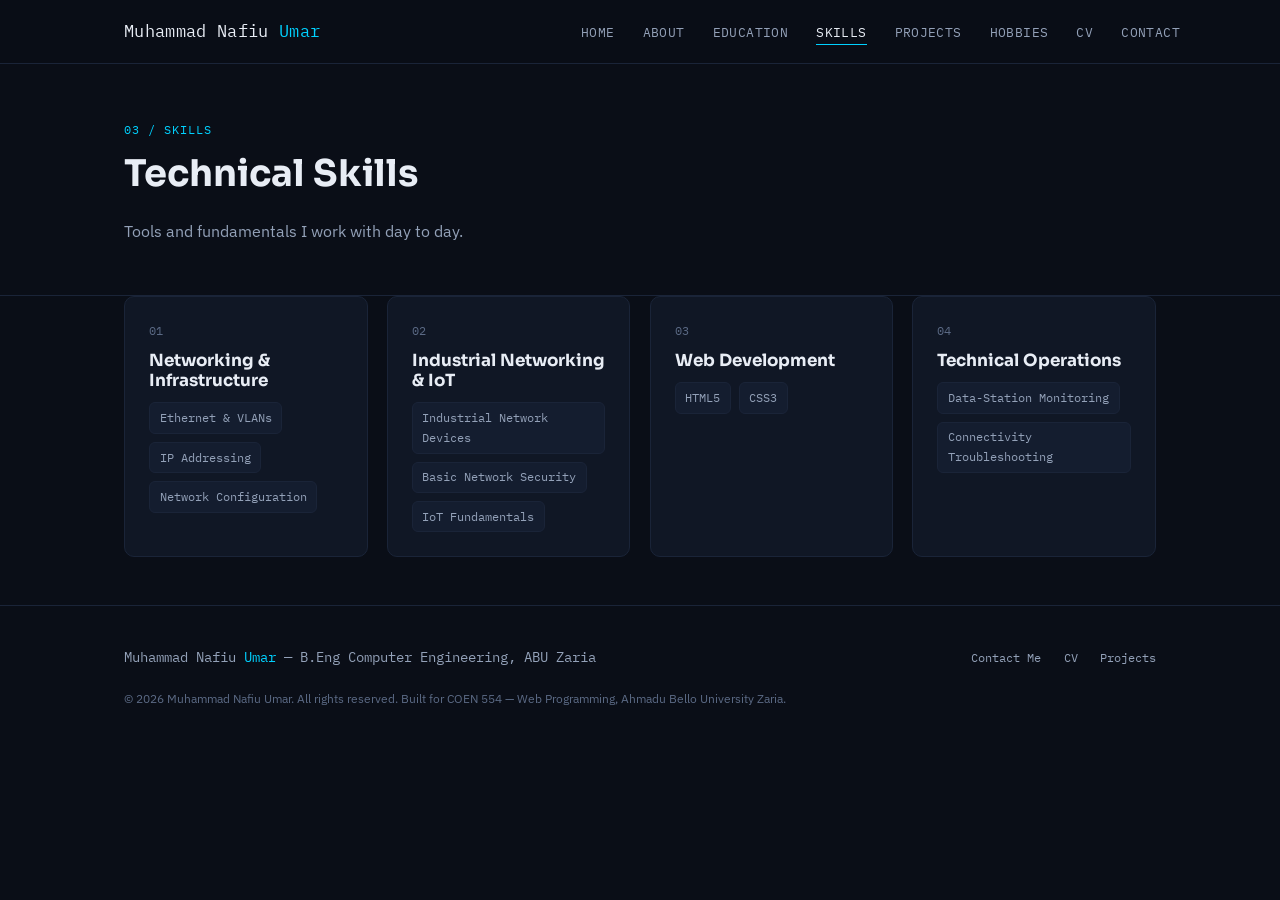
<file: skills.html>
<!doctype html>
<html lang="en">
  <head>
    <meta charset="UTF-8" />
    <meta name="viewport" content="width=device-width, initial-scale=1.0" />
    <link rel="icon" type="image/png" href="assets/images/favicon.png" />
    <title>Technical Skills — Muhammad Nafiu Umar</title>
    <meta
      name="description"
      content="Technical skills of Muhammad Nafiu Umar."
    />
    <link rel="preconnect" href="https://fonts.googleapis.com" />
    <link
      href="https://fonts.googleapis.com/css2?family=Sora:wght@400;600;700&family=IBM+Plex+Sans:wght@400;500;600&family=IBM+Plex+Mono:wght@400;500&display=swap"
      rel="stylesheet"
    />
    <link rel="stylesheet" href="assets/css/style.css" />
    <script type="application/ld+json">
      {
        "@context": "https://schema.org",
        "@type": "Person",
        "name": "Muhammad Nafiu Umar",
        "alternateName": "Mancii",
        "email": "mailto:muhammadnafiu556@gmail.com",
        "jobTitle": "Computer Engineering Student",
        "description": "Final-year B.Eng Computer Engineering student (Networking Option) at Ahmadu Bello University, Zaria.",
        "alumniOf": {
          "@type": "CollegeOrUniversity",
          "name": "Ahmadu Bello University, Zaria"
        },
        "knowsAbout": [
          "Computer Networking",
          "Web Development",
          "Productivity Tools",
          "Programming Fundamentals"
        ]
      }
    </script>
  </head>
  <body>
    <header class="site-header">
      <div class="wrap nav-bar">
        <a href="index.html" class="brand">Muhammad Nafiu <span>Umar</span></a>
        <input type="checkbox" id="nav-toggle" class="nav-toggle-input" />
        <label
          for="nav-toggle"
          class="nav-toggle-label"
          aria-label="Toggle navigation"
        >
          <span class="bar"></span><span class="bar"></span
          ><span class="bar"></span>
        </label>
        <nav class="main-nav" aria-label="Primary">
          <ul>
            <li><a href="index.html">Home</a></li>
            <li><a href="about.html">About</a></li>
            <li><a href="education.html">Education</a></li>
            <li>
              <a href="skills.html" class="active" aria-current="page"
                >Skills</a
              >
            </li>
            <li><a href="projects.html">Projects</a></li>
            <li><a href="hobbies.html">Hobbies</a></li>
            <li><a href="cv.html" target="_blank" rel="noopener">CV</a></li>
            <li><a href="contact.html">Contact</a></li>
          </ul>
        </nav>
      </div>
    </header>
    <section class="page-banner">
      <div class="wrap">
        <span class="eyebrow">03 / Skills</span>
        <h1>Technical Skills</h1>
        <p class="sub">Tools and fundamentals I work with day to day.</p>
      </div>
    </section>
    <section class="wrap">
      <div class="skills-grid">
        <div class="skill-card">
          <span class="num">01</span>
          <h3>Networking &amp; Infrastructure</h3>
          <div class="skill-tags">
            <span>Ethernet &amp; VLANs</span><span>IP Addressing</span
            ><span>Network Configuration</span>
          </div>
        </div>
        <div class="skill-card">
          <span class="num">02</span>
          <h3>Industrial Networking &amp; IoT</h3>
          <div class="skill-tags">
            <span>Industrial Network Devices</span
            ><span>Basic Network Security</span><span>IoT Fundamentals</span>
          </div>
        </div>
        <div class="skill-card">
          <span class="num">03</span>
          <h3>Web Development</h3>
          <div class="skill-tags"><span>HTML5</span><span>CSS3</span></div>
        </div>
        <div class="skill-card">
          <span class="num">04</span>
          <h3>Technical Operations</h3>
          <div class="skill-tags">
            <span>Data-Station Monitoring</span
            ><span>Connectivity Troubleshooting</span>
          </div>
        </div>
      </div>
    </section>
    <footer class="site-footer">
      <div class="wrap">
        <div class="footer-grid">
          <div class="fbrand">
            Muhammad Nafiu <span>Umar</span> — B.Eng Computer Engineering, ABU
            Zaria
          </div>
          <nav class="footer-links" aria-label="Footer">
            <a href="contact.html">Contact Me</a>
            <a href="cv.html" target="_blank" rel="noopener">CV</a>
            <a href="projects.html">Projects</a>
          </nav>
        </div>
        <p class="footer-copy">
          &copy; 2026 Muhammad Nafiu Umar. All rights reserved. Built for COEN
          554 — Web Programming, Ahmadu Bello University Zaria.
        </p>
      </div>
    </footer>
  </body>
</html>
</file>
<file: assets/css/style.css>
/* =========================================================
   COEN 554 — Q1 Personal Portfolio
   Muhammad Nafiu Umar — B.Eng Computer Engineering (Networking)
   Pure CSS only — no JavaScript anywhere in this project.
   ========================================================= */

/* ---------- Design Tokens ---------- */
:root {
  --bg: #0a0e17;
  --bg-elevated: #101725;
  --bg-elevated-2: #141d2f;
  --border: #223049;
  --border-soft: #1a2438;

  --accent: #00d1ff;
  --accent-dim: #0891b2;
  --accent-soft: rgba(0, 209, 255, 0.12);

  --text: #e8edf5;
  --text-dim: #93a1b8;
  --text-faint: #5b6a85;

  --font-display: "Sora", "Segoe UI", Arial, sans-serif;
  --font-body: "IBM Plex Sans", "Segoe UI", Arial, sans-serif;
  --font-mono: "IBM Plex Mono", "Courier New", monospace;

  --radius: 10px;
  --radius-sm: 6px;
  --max-width: 1080px;
  --gap: 1.5rem;
}

/* ---------- Reset ---------- */
*,
*::before,
*::after {
  box-sizing: border-box;
}
html {
  scroll-behavior: smooth;
}
body {
  margin: 0;
  background: var(--bg);
  color: var(--text);
  font-family: var(--font-body);
  line-height: 1.65;
  -webkit-font-smoothing: antialiased;
}
img {
  max-width: 100%;
  display: block;
}
a {
  color: inherit;
  text-decoration: none;
}
ul {
  list-style: none;
  margin: 0;
  padding: 0;
}
h1,
h2,
h3,
h4 {
  font-family: var(--font-display);
  line-height: 1.2;
  margin: 0 0 0.6em;
}
p {
  margin: 0 0 1em;
  color: var(--text-dim);
}
:focus-visible {
  outline: 2px solid var(--accent);
  outline-offset: 3px;
}

.wrap {
  max-width: var(--max-width);
  margin: 0 auto;
  padding: 0 1.5rem;
}

.eyebrow {
  font-family: var(--font-mono);
  font-size: 0.78rem;
  letter-spacing: 0.08em;
  color: var(--accent);
  text-transform: uppercase;
  display: inline-block;
  margin-bottom: 0.75rem;
}

/* ---------- Signature element: network-node motif ---------- */
.node-rule {
  display: flex;
  align-items: center;
  gap: 0.6rem;
  margin: 3rem 0;
  color: var(--border);
}
.node-rule::before,
.node-rule::after {
  content: "";
  flex: 1;
  height: 1px;
  background: linear-gradient(90deg, transparent, var(--border), transparent);
}
.node-rule span {
  width: 8px;
  height: 8px;
  border-radius: 50%;
  background: var(--accent);
  box-shadow: 0 0 0 4px var(--accent-soft);
  flex: none;
}

.net-bg {
  position: absolute;
  inset: 0;
  z-index: 0;
  opacity: 0.5;
  pointer-events: none;
}

/* ---------- Header / Nav (CSS-only mobile toggle) ---------- */
.site-header {
  position: sticky;
  top: 0;
  z-index: 50;
  background: rgba(10, 14, 23, 0.92);
  backdrop-filter: blur(8px);
  border-bottom: 1px solid var(--border-soft);
}
.nav-bar {
  display: flex;
  align-items: center;
  justify-content: space-between;
  padding: 1.1rem 0;
}
.brand {
  font-family: var(--font-mono);
  font-size: 1.05rem;
  margin-left: 1.5rem;
  color: var(--text);
  letter-spacing: 0.02em;
}
.brand span {
  color: var(--accent);
}

.nav-toggle-input {
  display: none;
}
.nav-toggle-label {
  display: none;
  flex-direction: column;
  gap: 5px;
  cursor: pointer;
  padding: 6px;
}
.nav-toggle-label .bar {
  width: 24px;
  height: 2px;
  background: var(--text);
  display: block;
  transition:
    transform 0.2s ease,
    opacity 0.2s ease;
}

.main-nav ul {
  display: flex;
  gap: 1.75rem;
  flex-wrap: wrap;
}
.main-nav a {
  font-family: var(--font-mono);
  font-size: 0.82rem;
  letter-spacing: 0.03em;
  color: var(--text-dim);
  text-transform: uppercase;
  position: relative;
  padding-bottom: 4px;
}
.main-nav a::after {
  content: "";
  position: absolute;
  left: 0;
  bottom: 0;
  width: 0;
  height: 1px;
  background: var(--accent);
  transition: width 0.2s ease;
}
.main-nav a:hover,
.main-nav a:focus-visible,
.main-nav a.active {
  color: var(--text);
}
.main-nav a:hover::after,
.main-nav a:focus-visible::after,
.main-nav a.active::after {
  width: 100%;
}

@media (max-width: 760px) {
  .nav-toggle-label {
    display: flex;
  }
  .main-nav {
    position: absolute;
    top: 100%;
    left: 0;
    right: 0;
    background: var(--bg-elevated);
    border-bottom: 1px solid var(--border-soft);
    max-height: 0;
    overflow: hidden;
    transition: max-height 0.25s ease;
  }
  .main-nav ul {
    flex-direction: column;
    gap: 0;
    padding: 0 1.5rem;
  }
  .main-nav a {
    display: block;
    padding: 0.9rem 0;
    border-bottom: 1px solid var(--border-soft);
  }
  .nav-toggle-input:checked ~ .main-nav {
    max-height: 400px;
  }
  .nav-toggle-input:checked ~ .nav-toggle-label .bar:nth-child(1) {
    transform: translateY(7px) rotate(45deg);
  }
  .nav-toggle-input:checked ~ .nav-toggle-label .bar:nth-child(2) {
    opacity: 0;
  }
  .nav-toggle-input:checked ~ .nav-toggle-label .bar:nth-child(3) {
    transform: translateY(-7px) rotate(-45deg);
  }
}

/* ---------- Hero (Home) ---------- */
.hero {
  position: relative;
  padding: 5.5rem 0 4.5rem;
  overflow: hidden;
  border-bottom: 1px solid var(--border-soft);
}
.hero-content {
  position: relative;
  z-index: 1;
  max-width: 640px;
}
.hero h1 {
  font-size: clamp(2.1rem, 5vw, 3.2rem);
  margin-bottom: 0.4em;
}
.hero h1 .accent {
  color: var(--accent);
}
.hero .role {
  font-family: var(--font-mono);
  color: var(--text-dim);
  font-size: 1rem;
  margin-bottom: 1.4rem;
}
.hero .lede {
  font-size: 1.05rem;
  max-width: 54ch;
}
.badge-row {
  display: flex;
  gap: 0.6rem;
  flex-wrap: wrap;
  margin: 1.5rem 0 2rem;
}
.badge {
  font-family: var(--font-mono);
  font-size: 0.75rem;
  padding: 0.35rem 0.7rem;
  border: 1px solid var(--border);
  border-radius: 999px;
  color: var(--text-dim);
  background: var(--bg-elevated);
}
.badge strong {
  color: var(--accent);
  font-weight: 500;
}

.btn-row {
  display: flex;
  gap: 1rem;
  flex-wrap: wrap;
}
.btn {
  display: inline-block;
  font-family: var(--font-mono);
  font-size: 0.85rem;
  padding: 0.75rem 1.3rem;
  border-radius: var(--radius-sm);
  border: 1px solid var(--accent);
  transition:
    background 0.2s ease,
    color 0.2s ease,
    transform 0.15s ease;
}
.btn-primary {
  background: var(--accent);
  color: #05141c;
}
.btn-primary:hover,
.btn-primary:focus-visible {
  background: #33dbff;
  transform: translateY(-2px);
}
.btn-ghost {
  color: var(--accent);
  background: transparent;
}
.btn-ghost:hover,
.btn-ghost:focus-visible {
  background: var(--accent-soft);
  transform: translateY(-2px);
}

/* ---------- Quick-link dashboard grid (Home) ---------- */
.quick-grid {
  display: grid;
  grid-template-columns: repeat(auto-fit, minmax(220px, 1fr));
  gap: 1rem;
  padding: 4rem 0;
}
.quick-card {
  background: var(--bg-elevated);
  border: 1px solid var(--border-soft);
  border-left: 3px solid var(--accent);
  border-radius: var(--radius);
  padding: 1.4rem 1.5rem;
  transition:
    transform 0.18s ease,
    border-color 0.18s ease,
    background 0.18s ease;
}
.quick-card:hover,
.quick-card:focus-visible {
  transform: translateY(-4px);
  background: var(--bg-elevated-2);
}
.quick-card .tag {
  font-family: var(--font-mono);
  font-size: 0.72rem;
  color: var(--accent);
  display: block;
  margin-bottom: 0.5rem;
}
.quick-card h3 {
  font-size: 1.05rem;
  margin-bottom: 0.3rem;
}
.quick-card p {
  font-size: 0.9rem;
  margin: 0;
}

/* ---------- Page header banner (inner pages) ---------- */
.page-banner {
  padding: 3.2rem 0 2.2rem;
  border-bottom: 1px solid var(--border-soft);
  position: relative;
  overflow: hidden;
}
.page-banner h1 {
  font-size: clamp(1.7rem, 4vw, 2.3rem);
}
.page-banner .sub {
  color: var(--text-dim);
  max-width: 60ch;
}

section {
  padding: 3.5rem 0;
}

/* ---------- About ---------- */
.about-layout {
  display: grid;
  grid-template-columns: 220px 1fr;
  gap: 2.5rem;
  align-items: start;
}
@media (max-width: 700px) {
  .about-layout {
    grid-template-columns: 1fr;
  }
}

.avatar-placeholder {
  aspect-ratio: 1 / 1;
  border-radius: var(--radius);
  background: var(--bg-elevated);
  border: 1px dashed var(--border);
  display: flex;
  align-items: center;
  justify-content: center;
  color: var(--text-faint);
  text-align: center;
  padding: 1rem;
}
.avatar-placeholder svg {
  width: 42px;
  height: 42px;
  margin-bottom: 0.6rem;
  stroke: var(--text-faint);
}
.avatar-placeholder small {
  font-family: var(--font-mono);
  font-size: 0.7rem;
}

.pull-quote {
  border-left: 3px solid var(--accent);
  padding: 0.4rem 0 0.4rem 1.2rem;
  margin: 2rem 0;
  font-family: var(--font-display);
  font-size: 1.1rem;
  color: var(--text);
  font-style: italic;
}
.pull-quote cite {
  display: block;
  margin-top: 0.6rem;
  font-family: var(--font-mono);
  font-style: normal;
  font-size: 0.75rem;
  color: var(--text-faint);
}

/* ---------- Timeline (Education) ---------- */
.timeline {
  position: relative;
  padding-left: 2rem;
  border-left: 2px solid var(--border);
}
.timeline-item {
  position: relative;
  margin-bottom: 2.2rem;
}
.timeline-item::before {
  content: "";
  position: absolute;
  left: -2.36rem;
  top: 0.3rem;
  width: 12px;
  height: 12px;
  border-radius: 50%;
  background: var(--accent);
  box-shadow: 0 0 0 4px var(--accent-soft);
}
.timeline-item h3 {
  font-size: 1.1rem;
  margin-bottom: 0.2rem;
}
.timeline-item .meta {
  font-family: var(--font-mono);
  font-size: 0.78rem;
  color: var(--accent);
  display: block;
  margin-bottom: 0.5rem;
}

/* ---------- Skills ---------- */
.skills-grid {
  display: grid;
  grid-template-columns: repeat(auto-fit, minmax(240px, 1fr));
  gap: 1.2rem;
}
.skill-card {
  background: var(--bg-elevated);
  border: 1px solid var(--border-soft);
  border-radius: var(--radius);
  padding: 1.5rem;
}
.skill-card .num {
  font-family: var(--font-mono);
  color: var(--text-faint);
  font-size: 0.75rem;
  display: block;
  margin-bottom: 0.6rem;
}
.skill-card h3 {
  font-size: 1.05rem;
  margin-bottom: 0.7rem;
}
.skill-tags {
  display: flex;
  flex-wrap: wrap;
  gap: 0.5rem;
}
.skill-tags span {
  font-family: var(--font-mono);
  font-size: 0.75rem;
  padding: 0.3rem 0.6rem;
  border-radius: var(--radius-sm);
  background: var(--bg-elevated-2);
  color: var(--text-dim);
  border: 1px solid var(--border-soft);
}

/* ---------- Projects ---------- */
.project-grid {
  display: grid;
  grid-template-columns: repeat(auto-fit, minmax(280px, 1fr));
  gap: 1.5rem;
}
.project-card {
  background: var(--bg-elevated);
  border: 1px solid var(--border-soft);
  border-radius: var(--radius);
  overflow: hidden;
  transition:
    transform 0.18s ease,
    border-color 0.18s ease;
}
.project-card:hover,
.project-card:focus-within {
  transform: translateY(-4px);
  border-color: var(--accent-dim);
}
.project-thumb {
  aspect-ratio: 16 / 10;
  background: repeating-linear-gradient(
    135deg,
    var(--bg-elevated-2) 0 10px,
    var(--bg-elevated) 10px 20px
  );
  display: flex;
  align-items: center;
  justify-content: center;
  color: var(--text-faint);
  border-bottom: 1px solid var(--border-soft);
}
.project-thumb svg {
  width: 34px;
  height: 34px;
  stroke: var(--text-faint);
}
.project-thumb img {
  width: 100%;
  height: 100%;
  object-fit: cover;
  display: block;
}
.project-body {
  padding: 1.3rem 1.4rem 1.5rem;
}
.project-body .num {
  font-family: var(--font-mono);
  color: var(--accent);
  font-size: 0.75rem;
  display: block;
  margin-bottom: 0.4rem;
}
.project-body h3 {
  font-size: 1.1rem;
  margin-bottom: 0.4rem;
}
.project-body p {
  font-size: 0.92rem;
  margin-bottom: 0;
}

/* ---------- Hobbies ---------- */
.hobby-grid {
  display: grid;
  grid-template-columns: repeat(auto-fit, minmax(200px, 1fr));
  gap: 1.2rem;
}
.hobby-card {
  background: var(--bg-elevated);
  border: 1px solid var(--border-soft);
  border-radius: var(--radius);
  padding: 1.6rem;
  text-align: left;
}
.hobby-card .icon {
  width: 36px;
  height: 36px;
  margin-bottom: 0.9rem;
  stroke: var(--accent);
}
.hobby-card h3 {
  font-size: 1rem;
  margin-bottom: 0.4rem;
}
.hobby-card p {
  font-size: 0.88rem;
  margin: 0;
}

/* ---------- CV ---------- */
.cv-placeholder {
  border: 1px dashed var(--border);
  border-radius: var(--radius);
  background: var(--bg-elevated);
  padding: 3rem 2rem;
  text-align: center;
  color: var(--text-dim);
}
.cv-placeholder svg {
  width: 40px;
  height: 40px;
  stroke: var(--text-faint);
  margin-bottom: 1rem;
}
.cv-placeholder h3 {
  color: var(--text);
  margin-bottom: 0.5rem;
}
.cv-summary {
  display: grid;
  grid-template-columns: repeat(auto-fit, minmax(200px, 1fr));
  gap: 1rem;
  margin-bottom: 2.5rem;
}
.cv-summary .item {
  background: var(--bg-elevated);
  border: 1px solid var(--border-soft);
  border-radius: var(--radius);
  padding: 1.1rem 1.3rem;
}
.cv-summary .item .label {
  font-family: var(--font-mono);
  font-size: 0.7rem;
  color: var(--accent);
  text-transform: uppercase;
  display: block;
  margin-bottom: 0.35rem;
}

/* ---------- Contact ---------- */
.contact-panel {
  display: grid;
  grid-template-columns: repeat(auto-fit, minmax(240px, 1fr));
  gap: 1.5rem;
}
.contact-card {
  background: var(--bg-elevated);
  border: 1px solid var(--border-soft);
  border-left: 3px solid var(--accent);
  border-radius: var(--radius);
  padding: 1.6rem;
}
.contact-card .label {
  font-family: var(--font-mono);
  font-size: 0.72rem;
  color: var(--accent);
  text-transform: uppercase;
  display: block;
  margin-bottom: 0.5rem;
}
.contact-card a,
.contact-card .value {
  font-size: 1.02rem;
  color: var(--text);
  word-break: break-word;
}
.contact-card a:hover,
.contact-card a:focus-visible {
  color: var(--accent);
}

/* ---------- Footer ---------- */
.site-footer {
  border-top: 1px solid var(--border-soft);
  padding: 2.5rem 0;
  margin-top: 3rem;
}
.footer-grid {
  display: flex;
  justify-content: space-between;
  align-items: center;
  flex-wrap: wrap;
  gap: 1rem;
}
.footer-grid .fbrand {
  font-family: var(--font-mono);
  color: var(--text-dim);
  font-size: 0.85rem;
}
.footer-grid .fbrand span {
  color: var(--accent);
}
.footer-links {
  display: flex;
  gap: 1.4rem;
  flex-wrap: wrap;
}
.footer-links a {
  font-family: var(--font-mono);
  font-size: 0.78rem;
  color: var(--text-dim);
}
.footer-links a:hover,
.footer-links a:focus-visible {
  color: var(--accent);
}
.footer-copy {
  font-size: 0.78rem;
  color: var(--text-faint);
  margin-top: 1.2rem;
}

@media (max-width: 600px) {
  .footer-grid {
    flex-direction: column;
    align-items: flex-start;
  }
}
</file>
